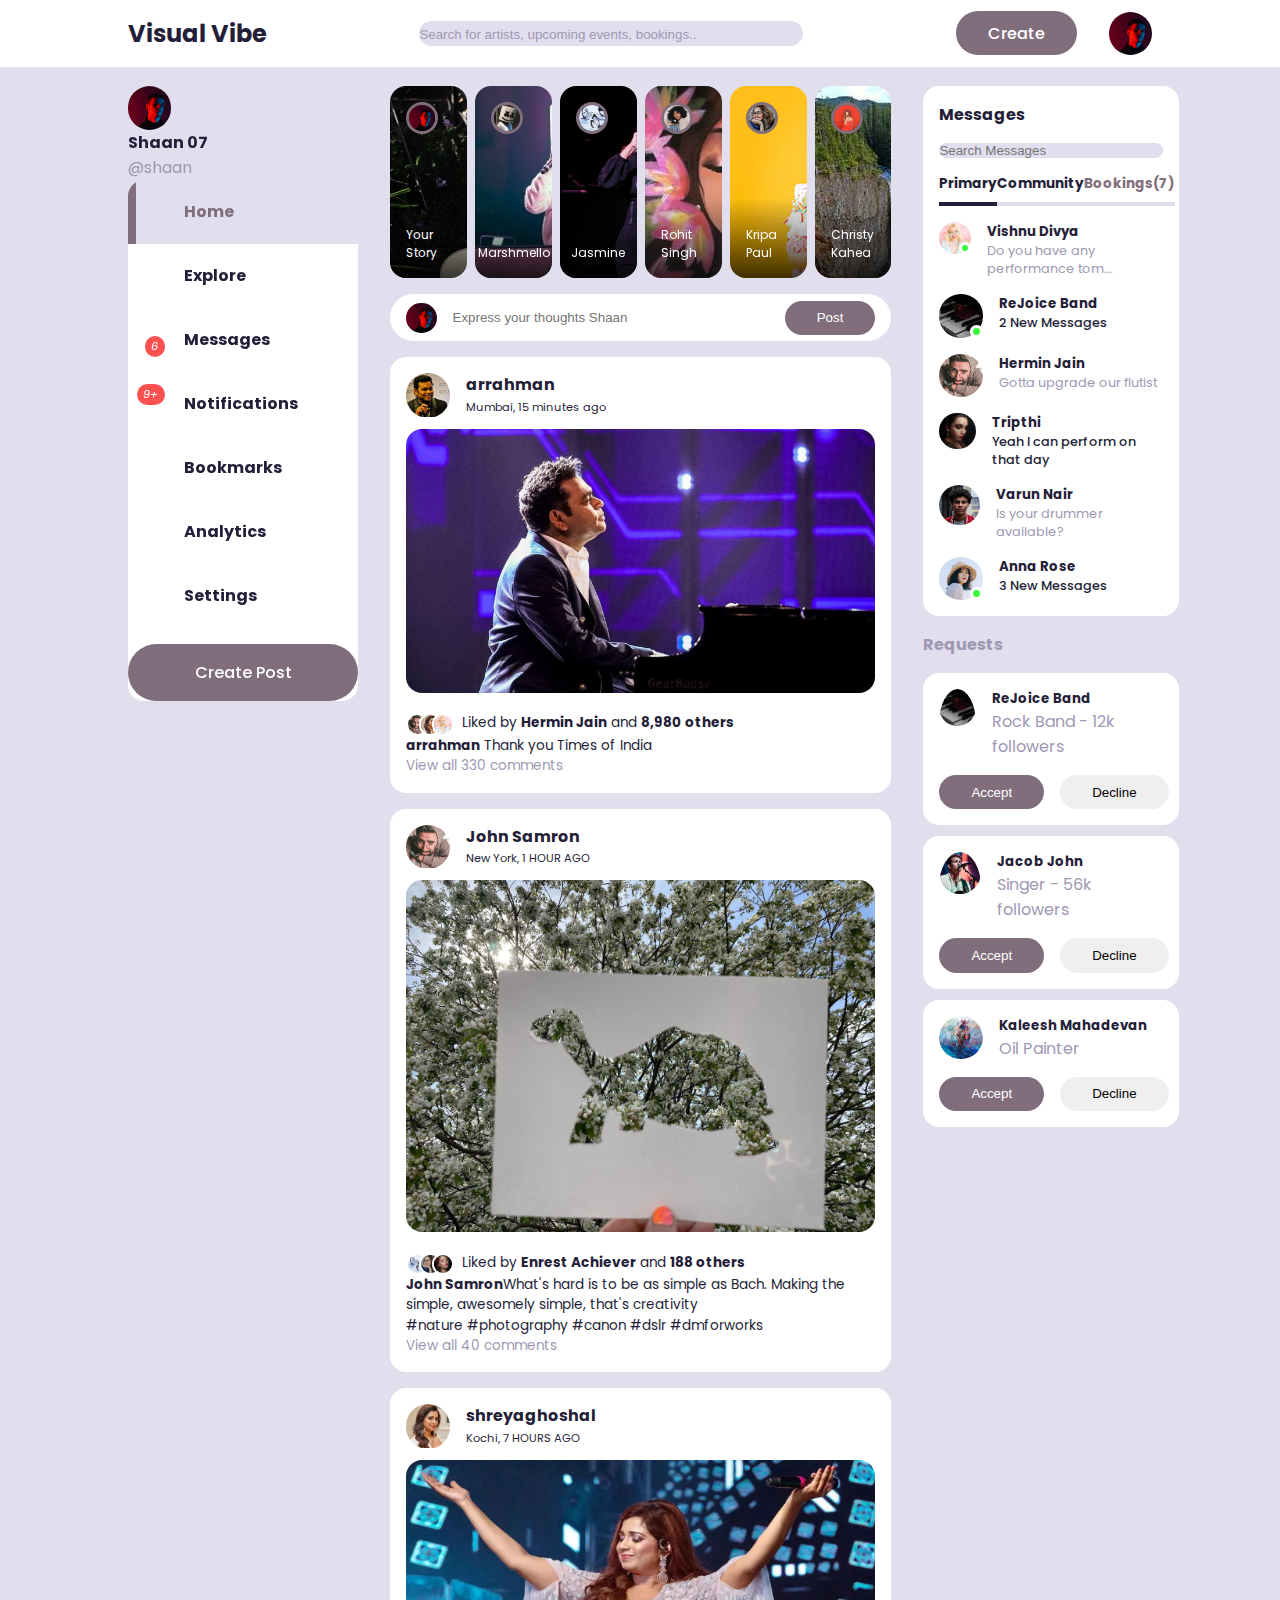
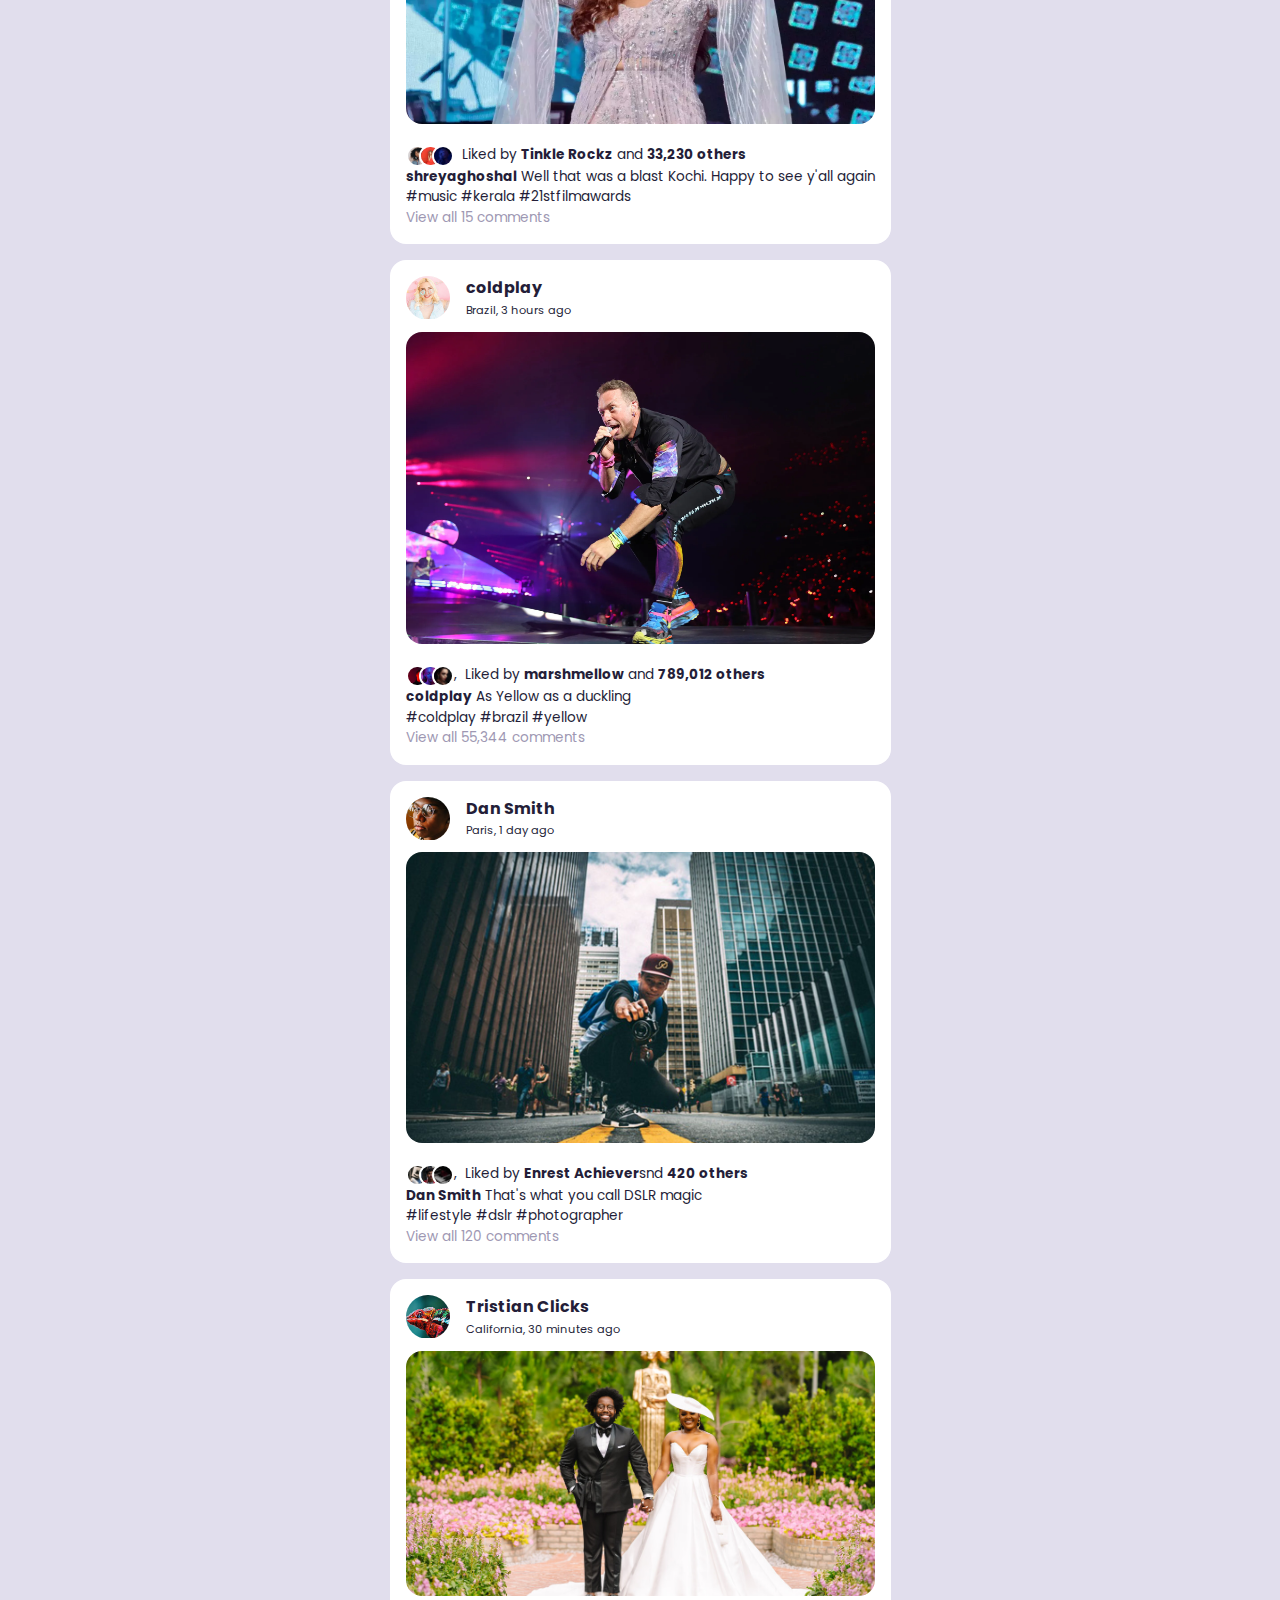
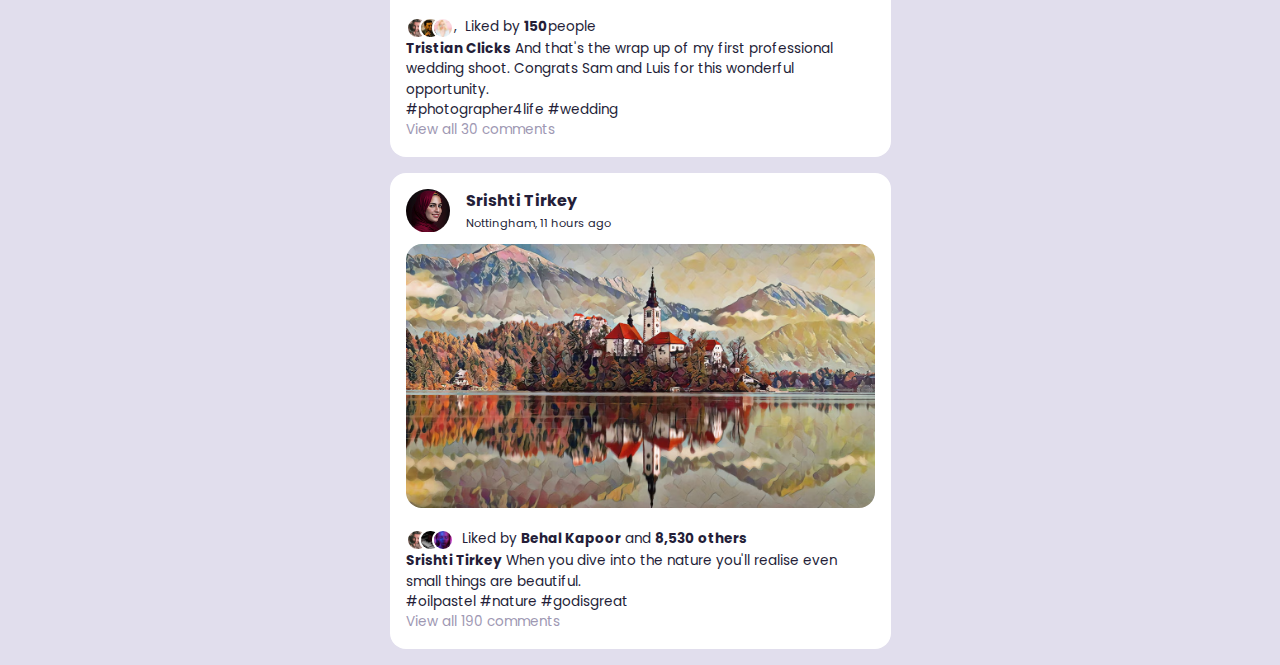
<file: index.html>
<!DOCTYPE html>
<html lang="en">
  <head>
    <meta charset="UTF-8" />
    <meta http-equiv="X-UA-Compatible" content="IE=edge" />
    <meta name="viewport" content="width= , initial-scale=1.0" />
    <title>Visual Vibe</title>
    <link rel="preconnect" href="https://fonts.googleapis.com" />
    <link rel="preconnect" href="https://fonts.gstatic.com" crossorigin />
    <link
      href="https://fonts.googleapis.com/css2?family=Poppins:wght@300;400;500;600&display=swap"
      rel="stylesheet"
    />
    <link
      rel="stylesheet"
      href="https://unicons.iconscout.com/release/v2.1.6/css/unicons.css"
    />
    <link rel="stylesheet" href="./styles.css" />
  </head>
  <body>
      <nav>
            <div class="container">
                <h2 class="logo">Visual Vibe</h2>
                <div class="search-bar">
                    <i class="uil uil-search"></i>
                    <input
                    type="search"
                    placeholder="Search for artists, upcoming events, bookings..    "
                    />
                </div>
                <div class="create">
                    <label class="btn btn-primary" for="create-post">Create</label>
                    <div class="profile-pic">
                        <img src="images/profile-8.jpg" alt="pic 1" />
                    </div>
                </div>
            </div>
      </nav>

      <main>
          <div class="container">
              <div class="left">
                  <a class="profile">
                      <div class="profile-pic">
                        <img src="./images/profile-8.jpg">
                      </div>
                      <div class="handle">
                          <h4>Shaan 07</h4>
                          <p class="text-muted">@shaan</p>
                      </div>
                  </a>
                  <div class="sidebar">
                      <a class="menu-item active">
                          <span><i class="uil uil-home"></i></span> <h3>Home</h3>
                        </a>
                        <a class="menu-item ">
                            <span><i class="uil uil-compass"></i></span> <h3>Explore</h3>
                        </a>
                    <a class="menu-item" id="messages-notifications">
                            <i class="uil uil-envelope"><small class="notification-count">6</small></i></span><h3>Messages</h3>
                    </a>
                    <a class="menu-item" id="notifications">
                      <span><i class="uil uil-bell"><small class="notification-count">9+</small></i></span> <h3>Notifications</h3>
                      <div class="notifications-popup">
                          <div>
                              <div class="profile-pic">
                                  <img src="./images/profile-10.jpg" >
                              </div>
                              <div class="notification-body">
                                  <b>Deepak Kumar</b> accepted your friend request
                                  <small class="text-muted">12 minutes ago</small>
                              </div>
                          </div>
                          <div>
                              <div class="profile-pic">
                                  <img src="./images/profile-11.jpg" >
                              </div>
                              <div class="notification-body">
                                  <b>Varun Nair</b> commented on your post
                                  <small class="text-muted">1 hour ago</small>
                              </div>
                          </div>
                          <div>
                              <div class="profile-pic">
                                  <img src="./images/profile-12.jpg" >
                              </div>
                              <div class="notification-body">
                                  <b>Marry Roosevelt</b> and 210 other liked your post
                                  <small class="text-muted">4 hours ago</small>
                              </div>
                          </div>
                          <div>
                              <div class="profile-pic">
                                  <img src="./images/profile-13.jpg" >
                              </div>
                              <div class="notification-body">
                                  <b>ReJoice Band</b> is now following you 
                                  <small class="text-muted"> 11 hours ago</small>
                              </div>
                          </div>
                      </div>
                    </a>
                    <a class="menu-item ">
                      <span><i class="uil uil-bookmark"></i></span> <h3>Bookmarks</h3>
                    </a>
                    <a class="menu-item ">
                      <span><i class="uil uil-analytics"></i></span> <h3>Analytics</h3>
                    </a>
                    <a class="menu-item ">
                      <span><i class="uil uil-setting"></i></span> <h3>Settings</h3>
                    </a>
                    
                    <label class="btn btn-primary" for="create-post">Create Post</label>
                </div>
              </div>
              


              <div class="middle">
                <div class="stories">
                    <div class="story">
                        <div class="profile-pic">
                            <img src="./images/profile-8.jpg" alt="">
                        </div>
                        <p class="name">Your Story</p>
                    </div>
                    <div class="story">
                        <div class="profile-pic">
                            <img src="./images/profile-9.jpg" alt="">
                        </div>
                        <p class="name">Marshmello</p>
                    </div>
                    <div class="story">
                        <div class="profile-pic">
                            <img src="./images/profile-2.jpg" alt="">
                        </div>
                        <p class="name">Jasmine </p>
                    </div>
                    <div class="story">
                        <div class="profile-pic">
                            <img src="./images/profile-3.jpg" alt="">
                        </div>
                        <p class="name">Rohit Singh</p>
                    </div>
                    <div class="story">
                        <div class="profile-pic">
                            <img src="./images/profile-4.jpg" alt="">
                        </div>
                        <p class="name">Kripa Paul</p>
                    </div>
                    <div class="story">
                        <div class="profile-pic">
                            <img src="./images/profile-5.jpg" alt="">
                        </div>
                        <p class="name">Christy Kahea</p>
                    </div>
                </div>

                <form class="create-post">
                    <div class="profile-pic">
                        <img src="images/profile-8.jpg" alt="">
                    </div>
                    <input type="text" placeholder="Express your thoughts Shaan" id="create-post">
                    <input type="submit" value="Post" class="btn btn-primary">
                </form>

                <div class="feeds">
                    <div class="feed">
                        <div class="head">
                            
                        </div>
                         <div class="user">
                             <div class="profile-pic">
                                 <img src="images/profile-14.jpg" alt="">
                             </div>
                             <div class="info">
                                 <h3>arrahman</h3>
                                 <small>Mumbai, 15 minutes ago</small>
                             </div >
                             <SPAN class="edit"><i class="uil uil-ellipsis-h"></i></SPAN>
                         </div>

                         <div class="photo">
                             <img src="images/feed-1.jpg" alt="">
                         </div>

                         <div class="action-button">
                             <div class="interaction-button">
                                 <span><i class="uil uil-thumbs-up"></i></span>
                                 <span><i class="uil uil-comment"></i></span>
                                 <span><i class="uil uil-share"></i></span>
                             </div>
                             <div class="bookmark">
                                 <span><i class="uil uil-bookmark"></i></span>
                             </div>
                         </div>

                         <div class="liked-by">
                             <span><img src="images/profile-15.jpg"></span>
                             <span><img src="images/profile-16.jpg"></span>
                             <span><img src="images/profile-17.jpg"></span>
                             <p>Liked by <b>Hermin Jain</b> and <b>8,980 others</b></p>
                         </div>

                         <div class="caption">
                             <p><b>arrahman</b> Thank you Times of India</p>
                            
                         </div>
                         <div class="comments text-muted">View all 330 comments</div>
                    </div>
                
                    <div class="feed">
                        <div class="head">
                            
                        </div>
                         <div class="user">
                             <div class="profile-pic">
                                 <img src="images/profile-15.jpg" alt="">
                             </div>
                             <div class="info">
                                 <h3>John Samron</h3>
                                 <small>New York, 1 HOUR AGO</small>
                             </div >
                             <SPAN class="edit"><i class="uil uil-ellipsis-h"></i></SPAN>
                         </div>

                         <div class="photo">
                             <img src="images/feed-2.jpg" alt="">
                         </div>

                         <div class="action-button">
                             <div class="interaction-button">
                                 <span><i class="uil uil-thumbs-up"></i></span>
                                 <span><i class="uil uil-comment"></i></span>
                                 <span><i class="uil uil-share"></i></span>
                             </div>
                             <div class="bookmark">
                                 <span><i class="uil uil-bookmark"></i></span>
                             </div>
                         </div>

                         <div class="liked-by">
                             <span><img src="images/profile-2.jpg"></span>
                             <span><img src="images/profile-4.jpg"></span>
                             <span><img src="images/profile-6.jpg"></span>
                             <p>Liked by <b>Enrest Achiever</b> and <b>188 others</b></p>
                         </div>

                         <div class="caption">
                             <p><b>John Samron</b>What's hard is to be as simple as Bach. Making the simple, awesomely simple, that's creativity</p>
                            <p><span class="hash-tag">#nature #photography #canon #dslr #dmforworks</span></p>
                         </div>
                         <div class="comments text-muted">View all 40 comments</div>
                    </div>
                
                    <div class="feed">
                        <div class="head">
                            
                        </div>
                         <div class="user">
                             <div class="profile-pic">
                                 <img src="images/profile-16.jpg" alt="">
                             </div>
                             <div class="info">
                                 <h3>shreyaghoshal</h3>
                                 <small>Kochi, 7 HOURS AGO</small>
                             </div >
                             <SPAN class="edit"><i class="uil uil-ellipsis-h"></i></SPAN>
                         </div>

                         <div class="photo">
                             <img src="images/feed-3.jpg" alt="">
                         </div>

                         <div class="action-button">
                             <div class="interaction-button">
                                 <span><i class="uil uil-thumbs-up"></i></span>
                                 <span><i class="uil uil-comment"></i></span>
                                 <span><i class="uil uil-share"></i></span>
                             </div>
                             <div class="bookmark">
                                 <span><i class="uil uil-bookmark"></i></span>
                             </div>
                         </div>

                         <div class="liked-by">
                             <span><img src="images/profile-3.jpg"></span>
                             <span><img src="images/profile-5.jpg"></span>
                             <span><img src="images/profile-7.jpg"></span>
                             <p>Liked by <b>Tinkle Rockz</b> and <b>33,230 others</b></p>
                         </div>

                         <div class="caption">
                             <p><b>shreyaghoshal</b> Well that was a blast Kochi. Happy to see y'all again</p>
                            <p><span class="hash-tag">#music #kerala #21stfilmawards</span></p>
                         </div>
                         <div class="comments text-muted">View all 15 comments</div>
                    </div>
                
                    <div class="feed">
                        <div class="head">
                            
                        </div>
                         <div class="user">
                             <div class="profile-pic">
                                 <img src="images/profile-17.jpg" alt="">
                             </div>
                             <div class="info">
                                 <h3>coldplay</h3>
                                 <small>Brazil, 3 hours ago</small>
                             </div >
                             <SPAN class="edit"><i class="uil uil-ellipsis-h"></i></SPAN>
                         </div>

                         <div class="photo">
                             <img src="images/feed-4.jpg" alt="">
                         </div>

                         <div class="action-button">
                             <div class="interaction-button">
                                 <span><i class="uil uil-thumbs-up"></i></span>
                                 <span><i class="uil uil-comment"></i></span>
                                 <span><i class="uil uil-share"></i></span>
                             </div>
                             <div class="bookmark">
                                 <span><i class="uil uil-bookmark"></i></span>
                             </div>
                         </div>

                         <div class="liked-by">
                             <span><img src="images/profile-8.jpg"></span>
                             <span><img src="images/profile-10.jpg"></span>
                             <span><img src="images/profile-12.jpg"></span>
                             ,<p>Liked by <b>marshmellow</b> and <b>789,012 others</b></p>
                         </div>

                         <div class="caption">
                             <p><b>coldplay</b> As Yellow as a duckling</p>
                            <p><span class="hash-tag">#coldplay #brazil #yellow</span></p>
                         </div>
                         <div class="comments text-muted">View all 55,344 comments</div>
                    </div>
                
                    <div class="feed">
                        <div class="head">
                            
                        </div>
                         <div class="user">
                             <div class="profile-pic">
                                 <img src="images/profile-18.jpg" alt="">
                             </div>
                             <div class="info">
                                 <h3>Dan Smith</h3>
                                 <small>Paris, 1 day ago</small>
                             </div >
                             <SPAN class="edit"><i class="uil uil-ellipsis-h"></i></SPAN>
                         </div>

                         <div class="photo">
                             <img src="images/feed-5.jpg" alt="">
                         </div>

                         <div class="action-button">
                             <div class="interaction-button">
                                 <span><i class="uil uil-thumbs-up"></i></span>
                                 <span><i class="uil uil-comment"></i></span>
                                 <span><i class="uil uil-share"></i></span>
                             </div>
                             <div class="bookmark">
                                 <span><i class="uil uil-bookmark"></i></span>
                             </div>
                         </div>

                         <div class="liked-by">
                             <span><img src="images/profile-9.jpg"></span>
                             <span><img src="images/profile-11.jpg"></span>
                             <span><img src="images/profile-13.jpg"></span>
                             ,<p>Liked by <b>Enrest Achiever</b>snd <b>420 others</b></p>
                         </div>

                         <div class="caption">
                             <p><b>Dan Smith</b> That's what you call DSLR magic
                            <span class="hash-tag">
                                <p>#lifestyle #dslr #photographer</p>
                            </span></p>
                         </div>
                         <div class="comments text-muted">View all 120 comments</div>
                    </div>
                
                    <div class="feed">
                        <div class="head">
                            
                        </div>
                         <div class="user">
                             <div class="profile-pic">
                                 <img src="images/profile-19.jpg" alt="">
                             </div>
                             <div class="info">
                                 <h3>Tristian Clicks</h3>
                                 <small>California, 30 minutes ago</small>
                             </div >
                             <SPAN class="edit"><i class="uil uil-ellipsis-h"></i></SPAN>
                         </div>

                         <div class="photo">
                             <img src="images/feed-6.jpg" alt="">
                         </div>

                         <div class="action-button">
                             <div class="interaction-button">
                                 <span><i class="uil uil-thumbs-up"></i></span>
                                 <span><i class="uil uil-comment"></i></span>
                                 <span><i class="uil uil-share"></i></span>
                             </div>
                             <div class="bookmark">
                                 <span><i class="uil uil-bookmark"></i></span>
                             </div>
                         </div>

                         <div class="liked-by">
                             <span><img src="images/profile-15.jpg"></span>
                             <span><img src="images/profile-14.jpg"></span>
                             <span><img src="images/profile-17.jpg"></span>
                             ,<p>Liked by <b>150</b>people</p>
                         </div>

                         <div class="caption">
                             <p><b>Tristian Clicks</b> And that's the wrap up of my first professional wedding shoot. Congrats Sam and Luis for this wonderful opportunity.
                            <span class="hash-tag"><p>#photographer4life #wedding</p></span></p>
                         </div>
                         <div class="comments text-muted">View all 30 comments</div>
                    </div>
                    <div class="feed">
                        <div class="head">
                            
                        </div>
                         <div class="user">
                             <div class="profile-pic">
                                 <img src="images/profile-20.jpg" alt="">
                             </div>
                             <div class="info">
                                 <h3>Srishti Tirkey</h3>
                                 <small>Nottingham, 11 hours ago</small>
                             </div >
                             <SPAN class="edit"><i class="uil uil-ellipsis-h"></i></SPAN>
                         </div>

                         <div class="photo">
                             <img src="images/feed-7.jpg" alt="">
                         </div>

                         <div class="action-button">
                             <div class="interaction-button">
                                 <span><i class="uil uil-thumbs-up"></i></span>
                                 <span><i class="uil uil-comment"></i></span>
                                 <span><i class="uil uil-share"></i></span>
                             </div>
                             <div class="bookmark">
                                 <span><i class="uil uil-bookmark"></i></span>
                             </div>
                         </div>

                         <div class="liked-by">
                             <span><img src="images/profile-15.jpg"></span>
                             <span><img src="images/profile-13.jpg"></span>
                             <span><img src="images/profile-10.jpg"></span>
                             <p>Liked by <b>Behal Kapoor</b> and <b>8,530 others</b></p>
                         </div>

                         <div class="caption">
                             <p><b>Srishti Tirkey</b> When you dive into the nature you'll realise even small things are beautiful.
                            <span class="hash-tag"><p>#oilpastel #nature #godisgreat</p></span></p>
                         </div>
                         <div class="comments text-muted">View all 190 comments</div>
                    </div>
                </div>
              </div>
              
              <div class="right">
                  <div class="messages">
                    <div class="heading">
                        <h4>Messages</h4>
                        <span><i class="uil uil-edit"></i></span>
                    </div>
  
                    <div class="search-bar">
                        <span><i class="uil uil-search"></i></span>
                        <input type="search" placeholder="Search Messages" id="message-search">
                    </div>
  
                    <div class="category">
                        <h6 class="active">Primary</h6>
                        <h6>Community</h6>
                        <h6 class="message-requests">Bookings(7)</h6>
                    </div>
                    <div class="message">
                        <div class="profile-pic">
                            <img src="images/profile-17.jpg">
                            <div class="active"></div>
                        </div>
                        <div class="message-body">
                            <h5>Vishnu Divya</h5>
                            <p class="text-muted">Do you have any performance tom...</p>
                        </div>
                    </div>                             
                    <div class="message">
                        <div class="profile-pic">
                            <img src="images/profile-13.jpg">
                            <div class="active"></div>
                        </div>
                        <div class="message-body">
                            <h5>ReJoice Band</h5>
                            <p class="text-bold">2 New Messages</p>
                        </div>
                    </div>                             
                    <div class="message">
                        <div class="profile-pic">
                            <img src="images/profile-15.jpg">
                        </div>
                        <div class="message-body">
                            <h5>Hermin Jain</h5>
                            <p class="text-muted">Gotta upgrade our flutist</p>
                        </div>
                    </div>                             
                    <div class="message">
                        <div class="profile-pic">
                            <img src="images/profile-12.jpg">
                        </div>
                        <div class="message-body">
                            <h5>Tripthi</h5>
                            <p class="text-bold">Yeah I can perform on that day</p>
                        </div>
                    </div>                             
                    <div class="message">
                        <div class="profile-pic">
                            <img src="images/profile-11.jpg">
                        </div>
                        <div class="message-body">
                            <h5>Varun Nair</h5>
                            <p class="text-muted">Is your drummer available?</p>
                        </div>
                    </div>                             
                    <div class="message">
                        <div class="profile-pic">
                            <img src="images/profile-1.jpg">
                            <div class="active"></div>
                        </div>
                        <div class="message-body">
                            <h5>Anna Rose</h5>
                            <p class="text-bold">3 New Messages</p>
                        </div>
                    </div>                                                        
                </div>
                <div class="friend-requests">
                    <h4>Requests</h4>
                    <div class="request">
                        <div class="info">
                            <div class="profile-pic">
                                <img src="images/profile-13.jpg">
                            </div>
                            <div>
                                <h5>ReJoice Band</h5>
                                <p class="text-muted">Rock Band - 12k followers</p>
                                
                            </div>
                        </div>
                        <div class="action">
                            <button class="btn btn-primary">Accept</button>
                            <button class="btn">Decline</button>
                        </div>
                    </div>
                    <div class="request">
                        <div class="info">
                            <div class="profile-pic">
                                <img src="images/profile-21.jpg">
                            </div>
                            <div>
                                <h5>Jacob John</h5>
                                <p class="text-muted">Singer - 56k followers</p>
                                
                            </div>
                        </div>
                        <div class="action">
                            <button class="btn btn-primary">Accept</button>
                            <button class="btn">Decline</button>
                        </div>
                    </div>
                    <div class="request">
                        <div class="info">
                            <div class="profile-pic">
                                <img src="images/profile-22.jpg">
                            </div>
                            <div>
                                <h5>Kaleesh Mahadevan</h5>
                                <p class="text-muted">Oil Painter</p>
                                
                            </div>
                        </div>
                        <div class="action">
                            <button class="btn btn-primary">Accept</button>
                            <button class="btn">Decline</button>
                        </div>
                    </div>
            
              </div> 


               
              </div>
          </div>
      </main>

        <script src="index.js"></script>
  </body>
  
</html>
</file>
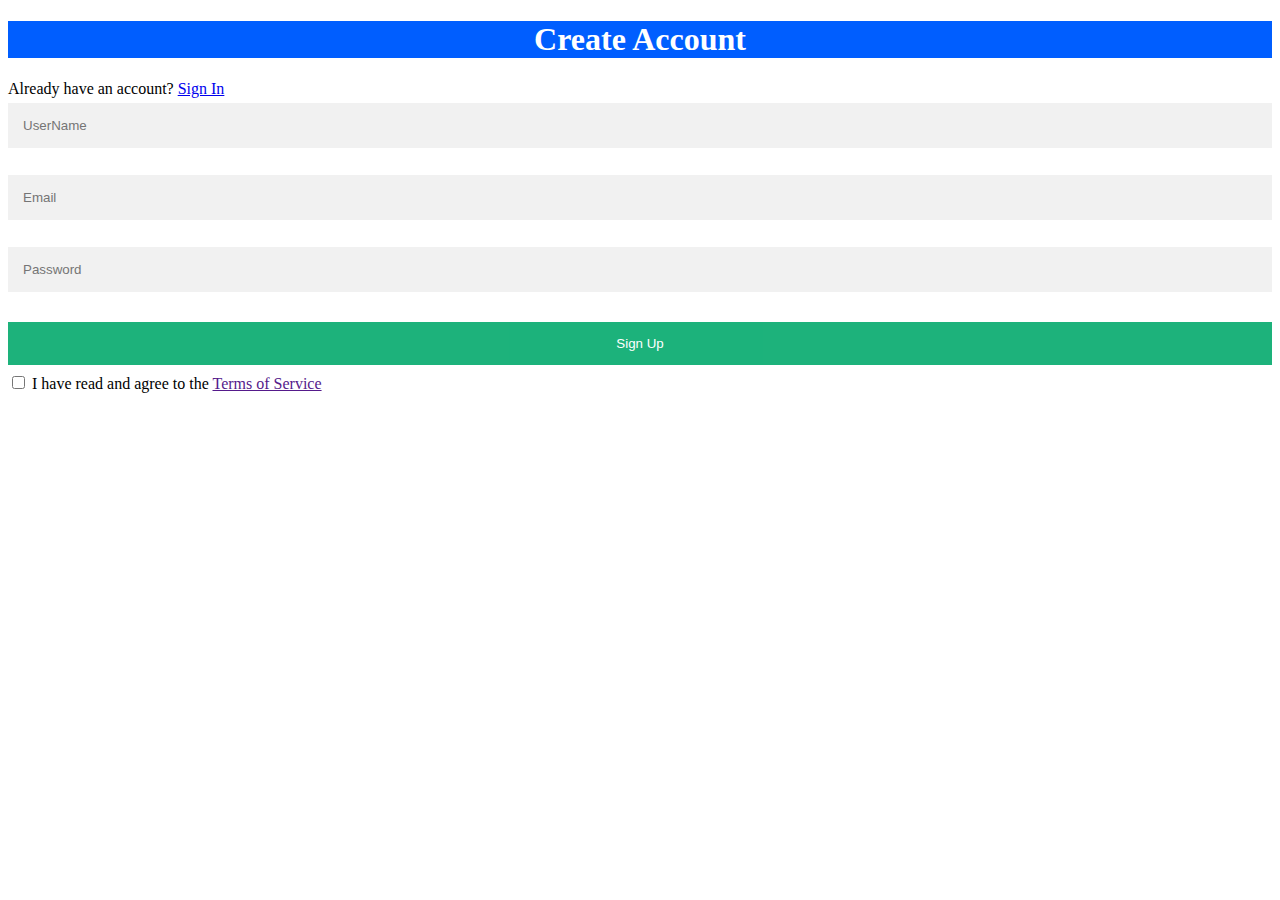
<file: signup.html>
<!DOCTYPE html>
<html>
<head><link rel="stylesheet" href="signup.css"></head>
<body>
<div class="container">
    <div class="card">
      <div class="card_title">
        <h1>Create Account</h1>
        <span>Already have an account? <a href="login">Sign In</a></span>
      </div>
      <div class="form">
      <form action="/register" method="post">
        <input type="text" name="username" id="username" placeholder="UserName" />
        <input type="email" name="email" placeholder="Email" id="email" />
        <input type="password" name="password" placeholder="Password" id="password" />
        <button>Sign Up</button>
        </form>
      </div>
      <div class="card_terms">
          <input type="checkbox" name="" id="terms"> <span>I have read and agree to the <a href="">Terms of Service</a></span>
      </div>
    </div>
  </div>
</body>
  </html>
</file>
<file: styles.css>
:root{
--border-radius: 2rem;
--card-border-radius: 1rem;
--btn-padding: 0.6rem 2rem;
--search-padding: 0.6rem 1rem;
--card-padding: 1rem;
--color-white: hsl(252, 30%, 100%);
--color-gray: hsl(252, 15%, 65%);
--color-light:hsl(252, 30%, 90%);
--color-dark: hsl(252, 30%, 17%);
--color-primary: rgb(129,110,124);
--color-success: hsl(120, 95%, 60%);
--color-danger: hsl(0, 95%, 65%);
--color-black: hsl(252, 30%, 10%);
--sticky-top-left: 5.4rem;
--sticky-top-right: -18rem;
}


*,*::before,*::after{
    margin: 0;
    padding: 0;
    box-sizing: border-box;
    text-decoration: none;
    list-style: none;
    border: 0;
}

body{
    font-family: 'Poppins', sans-serif;
    color: var(--color-dark);
    background: var(--color-light);
    overflow-x: hidden;
}

.container{
    width: 80%;
    margin: 0 auto;
}

.profile-pic{
    width: 2.7rem;
    aspect-ratio: 1/1;
    border-radius: 50%;
    overflow: hidden;
}

img{
    display: block;
    width: 100%;
}

.btn{
    display: inline-block;
    padding: var(--btn-padding);
    font-weight: 500;
    border-radius: var(--border-radius);
    cursor: pointer;
    transition: all 300ms ease;
}

.btn:hover{
    opacity: 0.8;
}

.btn-primary{
    background: var(--color-primary);
    color: white;
}

.text-bold{
    font-weight: 500;
}

.text-muted{
    color: var(--color-gray)
}

nav{
    width: 100%;
    padding: 0.7rem 0;
    position: fixed;
    top: 0;
    z-index: 10;
    background: var(--color-white);
    

}

nav .container{
    display: flex;
    align-items: center;
    justify-content: space-between;
}

.search-bar{
    background: var(--color-light);
    border-radius: var(--border-radius);
    padding: var(--seacrh-padding);
}
.search-bar input[type="search"]{
    background: transparent;
    width: 30vw;
}

nav .search-bar input[type="search"]::placeholder{
    color: var(--color-gray);
}

nav .create{
    display: flex;
    align-items: center;
    gap: 2rem;
}

main{
    position: relative;
    top: 5.4rem;
}

main .container{
    display: grid;
    grid-template-columns: 18vw auto 20vw;
    gap: 2rem;
    position: relative;
}

main .container .left{
    height: max-content;
    position: sticky;
    top: var(--sticky-top-left);
}

main .container .left .profle{
    padding: var(--card-padding);
    background: var(--color-white);
    border-radius: var(--card-border-radius);
    display: flex;
    align-items: center;
    column-gap: 1rem;
    width: 100%;
}

.left .sidebar{
    margin-top: 1 rem;
    background: var(--color-white);
    border-radius: var(--card-border-radius);
}

.left .sidebar .menu-item{
    display: flex;
    align-items: center;
    position: relative;
    height: 4rem;
    cursor: pointer;
    transition: all 300ms ease;
}

.left .sidebar .menu-item:hover{
    background: var(--color-light);
}

.left .sidebar i{
    font-size: 1.4rem;
    color: var(--color-gray);
    margin-left: 2rem;
    position: relative;
}

.left .sidebar i .notification-count{
    background: var(--color-danger);
    color: white;
    font-size: 0.7rem;
    width: fit-content;
    border-radius: 0.8rem;
    padding: 0.1rem 0.4rem;
    position: absolute;
    top: -0.2rem;
    right: -0.3rem;
}

.left .sidebar h3{
    margin-left: 1.5rem;
    font-size: 1rem;
}

.left .sidebar .active{
    background: var(--color-light);

}

.left.sidebar .active i,
.left .sidebar .active h3{
    color: var(--color-primary);
}

.left .sidebar .active::before{
    content: "";
    display: block;
    width: 0.5rem;
    height: 100%;
    position: absolute;
    background: var(--color-primary);
}

.left .sidebar .menu-item:first-child.active{
    border-top-left-radius: var(--card-border-radius);
    overflow: hidden;
}
.left .sidebar .menu-item:last-child.active{
    border-bottom-left-radius: var(--card-border-radius);
    overflow: hidden;
}

.left .btn{
    margin-top: 1rem;
    width: 100%;
    text-align: center;
    padding: 1rem 0;
}

.left .notifications-popup{
    position: absolute;
    top: 0;
    left: 110%;
    width: 30rem;
    background: var(--color-white);
    border-radius: var(--card-border-radius);
    padding: var(--card-padding);
    box-shadow: 0 0 2rem hsl(var(--color-primary),75%, 60%,25%);
    z-index: 8;
    display: none;
}

.left .notifications-popup::before{
    content: "";
    width: 1.2rem;
    height: 1.2rem;
    display: block;
    background: var(--color-white);
    position: absolute;
    left: -0.6rem;
    transform: rotate(45deg);
}

.left .notifications-popup > div{
    display: flex;
    align-items: start;
    gap: 1rem;
    margin-bottom: 1rem;
}

.left .notifications-popup small{
    display: block;
}

.middle .stories{
    display: flex;
    justify-content: space-between;
    height: 12rem;
    gap: 0.5rem;
}

.middle .stories .story{
    padding: var(--card-padding);
    border-radius: var(--card-border-radius);
    display: flex;
    flex-direction: column;
    justify-content: space-between;
    align-items: center;
    color: white;
    width: 100%;
    font-size: 0.75rem;
    position: relative;
    overflow: hidden;
}

.middle .stories .story::before{
    content: "";
    display: block;
    width: 100%;
    height: 5rem;
    background: linear-gradient(transparent,rgba(0,0,0,0.75));
    position: absolute;
    bottom: 0;
    
}

.middle .stories .story .name{
    z-index: 2;
}

.middle .stories .story:nth-child(1){
    background: url('images/story-1.jpg');
    no-repeat center center/cover;
}
.middle .stories .story:nth-child(2){
    background: url('images/story-2.jpg');
    no-repeat center center/cover;
}
.middle .stories .story:nth-child(3){
    background: url('images/story-3.jpg');
    no-repeat center center/cover;
}
.middle .stories .story:nth-child(4){
    background: url('images/story-4.jpg');
    no-repeat center center/cover;
}
.middle .stories .story:nth-child(5){
    background: url('images/story-5.jpg');
    no-repeat center center/cover;
}
.middle .stories .story:nth-child(6){
    background: url('images/story-6.jpg');
    no-repeat center center/cover;
}

.middle .story .profile-pic{
    width: 2rem;
    height: 2rem;
    align-self: start;
    border: 3px solid var(--color-primary) ;
}


.middle .create-post{
    width: 100%;
    display: flex;
    align-items: center;
    justify-content: space-between;
    margin-top: 1rem;
    background: var(--color-white);
    padding: 0.4rem var(--card-padding);
    border-radius: var(--border-radius);
}

.middle .create-post input[type="text"]{
    justify-self: start;
    width: 100%;
    padding-left: 1rem;
    background: transparent;
    color: var(--color-dark);
    margin-right: 1rem;
}


.middle .feeds .feed{
    background: var(--color-white);
    border-radius: var(--card-border-radius);
    padding: var(--card-padding);
    margin: 1rem 0;
    font-size: 0.85rem;
    line-height: 1.5;
}

.middle .feed .head{
    display: flex;
    justify-content: space-between;

}

.middle .feed .user{
    display: flex;
    gap: 1rem;
}

.middle .feed .photo{
    border-radius: var(--card-border-radius);
    overflow: hidden;
    margin: 0.7rem 0;
}
.middle .feed .action-button{
    display: flex;
    justify-content: space-between;
    align-items: center;
    font-size: 1.4rem;
    margin: 0.6rem;
}

.middle .liked-by{
    display: flex;
}

.middle .liked-by span{
    width: 1.4rem;
    height: 1.4rem;
    display: block;
    overflow: hidden;
    border-radius: 50%;
    border: 2px solid var(--color-white);
    margin-left: -0.6rem;
}

.middle .liked-by span:first-child{
    margin: 0;
}

.middle .liked-by p{
    margin-left: 0.5rem;
}


.main .container .right{
    height: max-content;
    position: sticky;
    top: var(--sticky-top-right);
    bottom: 0;
}

.right .messages{
    background: var(--color-white);
    border-radius: var(--card-border-radius);
    padding: var(--card-padding);
    
}

.right .messages .heading{
    display: flex;
    align-items: center;
    justify-content: space-between;
    margin-bottom: 1rem;
}

.right .messages i{
    font-size: 1.4rem;
}

.right .messages .search-bar{
    display: flex;
    margin-bottom: 1rem;
}

.right .messages .category{
    display: flex;
    justify-content: space-between;
    margin-bottom: 1rem;
}

.right .messages .category h6{
    width: 100%;
    text-align: center;
    border-bottom: 4px solid var(--color-light);
    padding-bottom: 0.5rem;
    font-size: 0.85rem;
}

.right .messages .category .active{
    border-color: var(--color-dark);
}

.right .messages .message-requests{
    color: var(--color-primary);
}

.right .message .profile-pic{
    position: relative;
    overflow: visible;
}

.right .profile-pic img{
    border-radius: 50%;
}

.right .messages .message{
    display: flex;
    gap: 1rem;
    margin-bottom: 1rem;
    align-items: start;
}

.right .messages .message:last-child{
    margin: 0;
}

.right .messages .message p{
    font-size: 0.8rem;
}

.right .messages .message .profile-pic .active{
    width: 0.8rem;
    height: 0.8rem;
    border-radius: 50%;
    border: 3px solid var(--color-white);
    background: var(--color-success);
    position: absolute;
    bottom: 0;
    right: 0;
    
}


.right .friend-requests{
    margin-top: 1rem;
}

.right .friend-requests h4{
    color: var(--color-gray);
    margin: 1rem 0;
}

.right .request{
    background: var(--color-white);
    padding: var(--card-padding);
    border-radius: var(--card-border-radius);
    margin-bottom: 0.7rem;
}

.right .request .info{
    display: flex;
    gap: 1rem;
    margin-bottom: 1rem;
}

.right .request .action{
    display: flex;
    gap: 1rem;
}


/* Media queries for responsive website */
/* for laptop and big tablets */
@media screen and (max-width:1200px) {
    .container{
        width: 96%;
    }
    main .container{
        grid-template-columns: 5rem auto 30vw;
        gap: 1rem;
    }
    .left{
        width: 5rem;
        z-index: 5;
    }
    .main .container .left .profile{
       display: none; 
    }
    .sidebar h3{
        display: none;
    }
    .left .btn{
        display: none;
    }
}


/*  For small tablets and mobile phones */
@media screen and (max-width: 992px){
    nav .search-bar{
        display: none;
    }
    main .container{
        grid-template-columns: 0 auto 5rem;
        gap: 0;
    }
    main .container .left{
        grid-column: 3/4;
        position: fixed;
        bottom: 0;
        right: 0;
    }
    .left .notifications-popup{
        position: absolute;
        left: -20rem;
        width: 20rem;
    }
    .left .notifications-popup::before{
        display: absolute;
        top: 1.3rem;
        left: calc(20rem - 0.6rem);
        display: block;
    }
    main .container .middle{
        grid-column: 1/3;   
    }
    main .container .right{
        display: none;
    }
}


/*left side, story*/
</file>
<file: signup.css>
* {box-sizing: border-box}

/* Full-width input fields */
  input[type=text], input[type=password] ,input[type=email]{
  width: 100%;
  padding: 15px;
  margin: 5px 0 22px 0;
  display: inline-block;
  border: none;
  background: #f1f1f1;
}

input[type=text]:focus, input[type=password]:focus {
  background-color: #ddd;
  outline: none;
}

hr {
  border: 1px solid #f1f1f1;
  margin-bottom: 25px;
}

/* Set a style for all buttons */
button {
  background-color: #04AA6D;
  color: white;
  padding: 14px 20px;
  margin: 8px 0;
  border: none;
  cursor: pointer;
  width: 100%;
  opacity: 0.9;
}

button:hover {
  opacity:1;
}

h1 {
    background-color: rgb(0, 94, 255);
    text-align: center;
    color: white;
    padding-top: 0 px;
}
</file>
